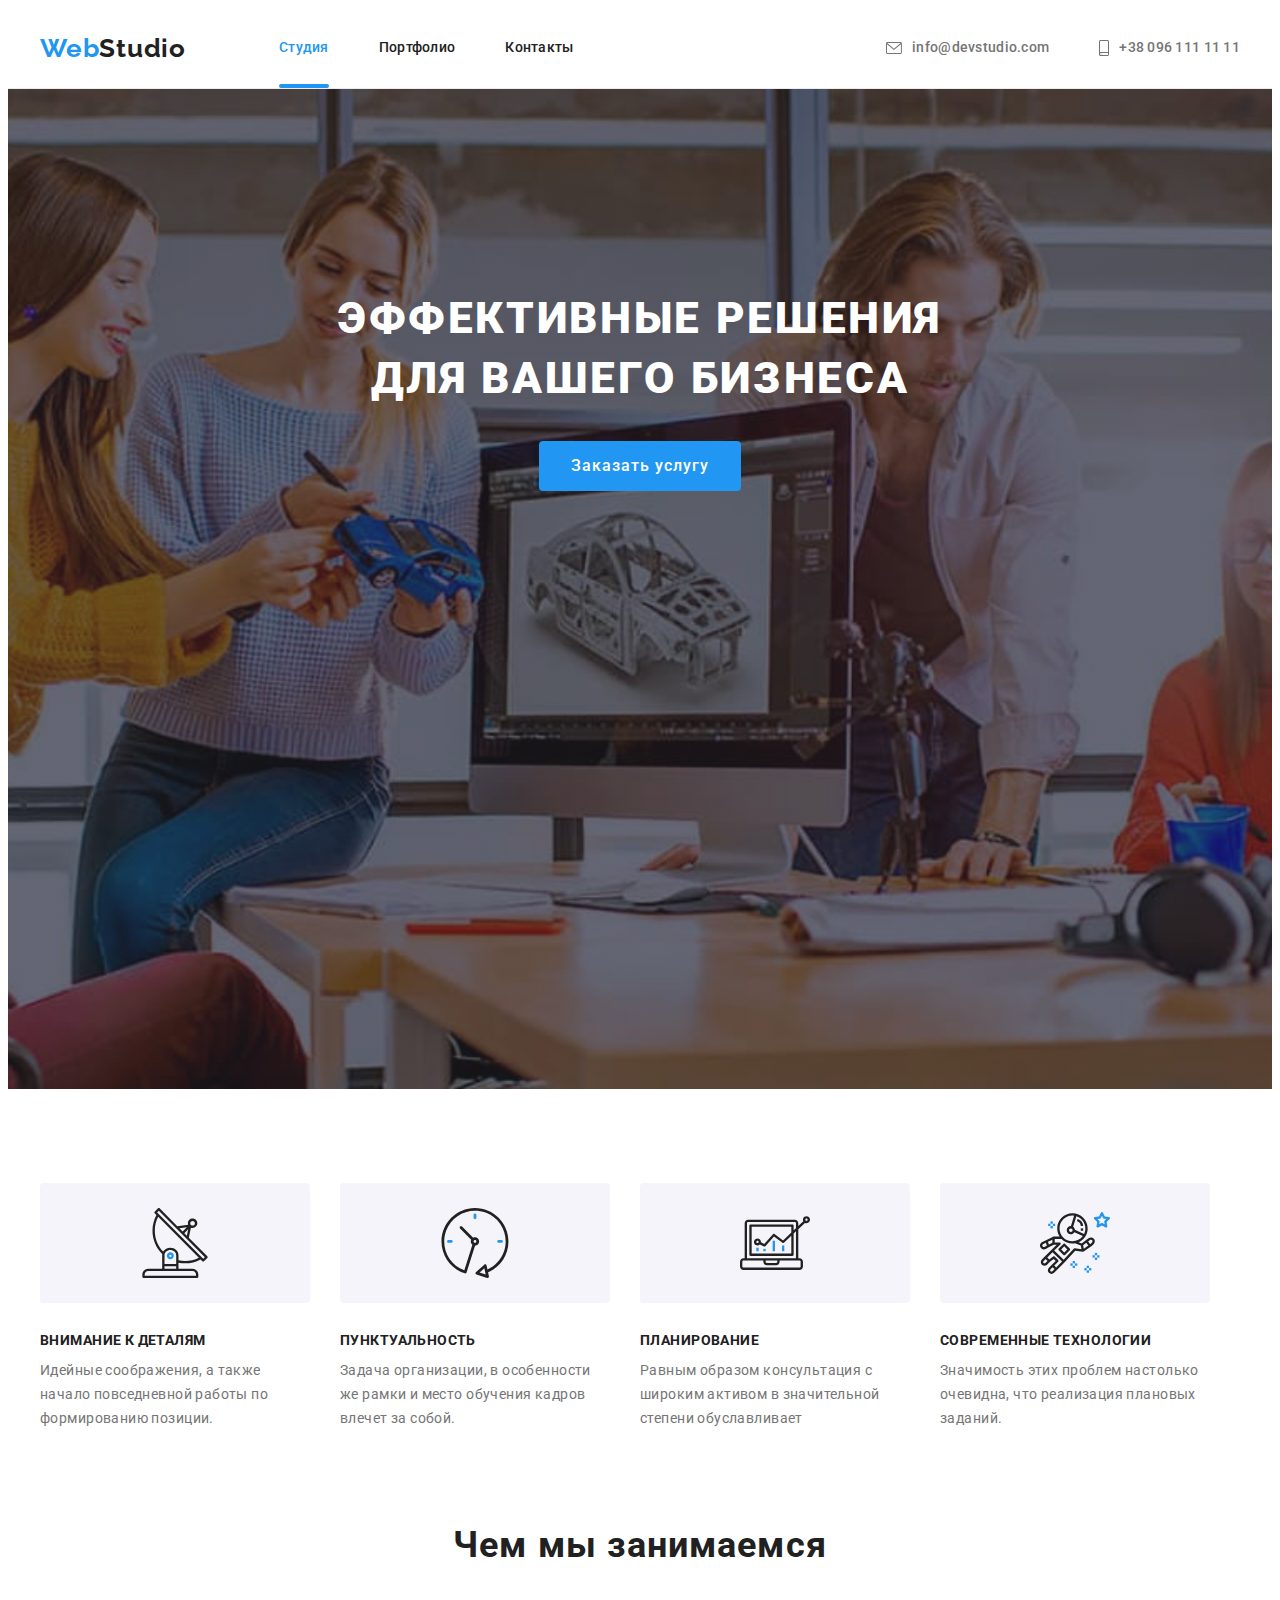
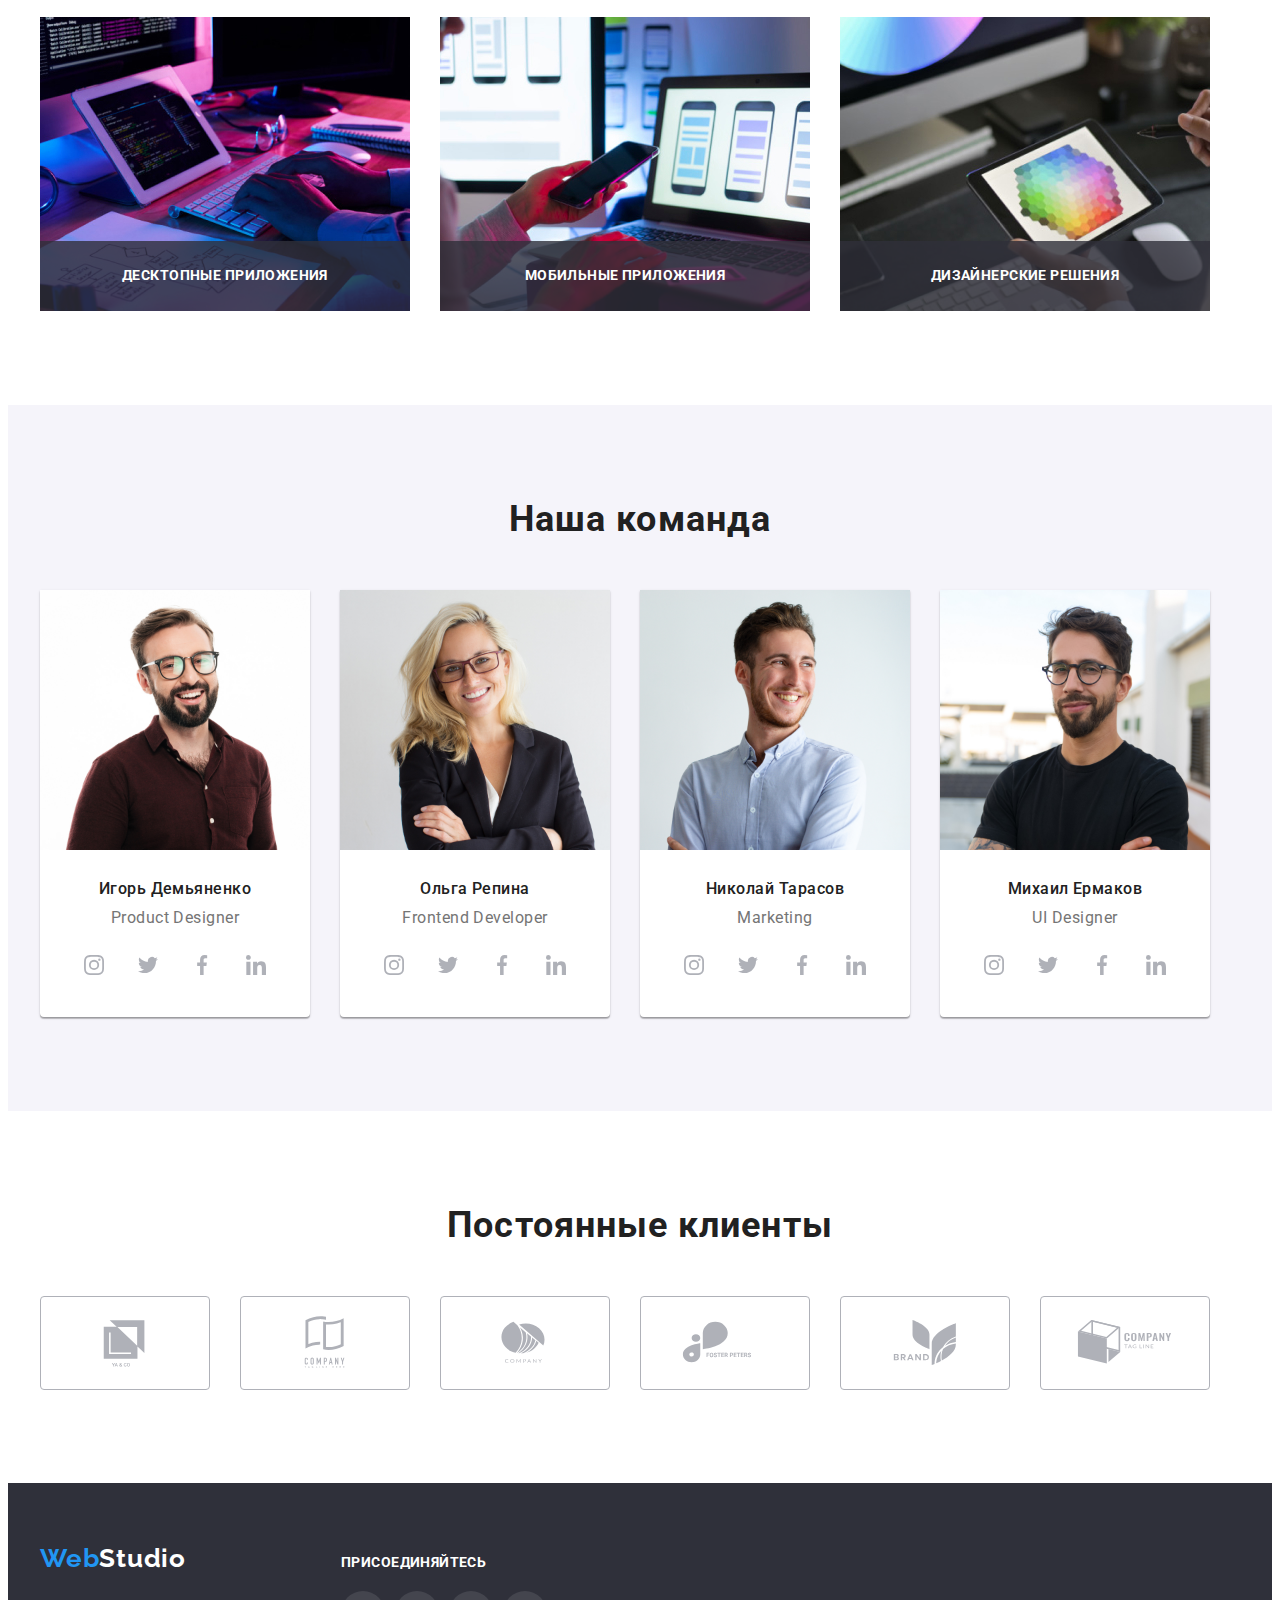
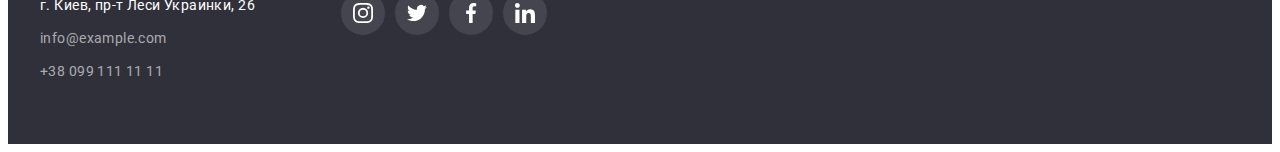
<file: index.html>
<!DOCTYPE html>
<html lang="ru">
  <head>
    <meta charset="UTF-8" />
    <meta http-equiv="X-UA-Compatible" content="IE=edge" />
    <meta name="viewport" content="width=device-width, initial-scale=1.0" />
    <title>WebStudio</title>
    <link rel="preconnect" href="https://fonts.googleapis.com" />
    <link rel="preconnect" href="https://fonts.gstatic.com" crossorigin />
    <link
      href="https://fonts.googleapis.com/css2?family=Roboto:wght@400;500;700;900&family=Raleway:wght@700&display=swap"
      rel="stylesheet"
    />
    <link
      rel="stylesheet"
      href="https://cdnjs.cloudflare.com/ajax/libs/modern-normalize/1.1.0/modern-normalize.min.css"
      integrity="sha512-wpPYUAdjBVSE4KJnH1VR1HeZfpl1ub8YT/NKx4PuQ5NmX2tKuGu6U/JRp5y+Y8XG2tV+wKQpNHVUX03MfMFn9Q=="
      crossorigin="anonymous"
      referrerpolicy="no-referrer"
    />
    <link rel="stylesheet" href="./css/styles.css" />
  </head>
  <body>
    <header class="page-header">
      <div class="container container-header">
        <a lang="en" href="" class="header-logo link"
          ><span class="web">Web</span>Studio</a
        >
        <nav class="header-nav">
          <ul class="header-list list">
            <li class="header-item">
              <a href="./index.html" class="header-link link current active"
                >Студия</a
              >
            </li>
            <li class="header-item">
              <a href="./portfolio.html" class="header-link link">Портфолио</a>
            </li>
            <li class="header-item">
              <a href="" class="header-link link">Контакты</a>
            </li>
          </ul>
        </nav>
        <ul class="header-contacts list">
          <li class="header-item-mailtel">
            <a href="mailto:info@devstudio.com" class="header-mailtel link"
              ><svg class="mailtel-soc-icon" width="16" height="12">
                <use href="./img/icons.svg#icon-envelope"></use>
              </svg>
              info@devstudio.com</a
            >
          </li>
          <li class="header-item-mailtel">
            <a href="tel:+380961111111" class="header-mailtel link">
              <svg class="mailtel-soc-icon" width="10" height="16">
                <use href="./img/icons.svg#icon-smartphone"></use>
              </svg>
              +38 096 111 11 11</a
            >
          </li>
        </ul>
      </div>
    </header>
    <main class="main">
      <section class="hero">
        <div class="container container-hero">
          <h1 class="hero-logo">Эффективные решения для вашего бизнеса</h1>
          <button type="button" class="hero-btn" data-modal-open>
            Заказать услугу
          </button>
        </div>
      </section>
      <section class="benefits">
        <div class="container container-benefits">
          <h2 hidden class="visually-hidden">Достоинства</h2>
          <ul class="benefits-list list">
            <li class="benefits-item">
              <div class="container-benefits-icon">
                <svg class="benefits-icon" width="70" height="70">
                  <use href="./img/icons.svg#icon-antenna"></use>
                </svg>
              </div>
              <h3 class="benefits-hed">Внимание к деталям</h3>
              <p class="benefits-text">
                Идейные соображения, а также начало повседневной работы по
                формированию позиции.
              </p>
            </li>
            <li class="benefits-item">
              <div class="container-benefits-icon">
                <svg class="benefits-icon" width="70" height="70">
                  <use href="./img/icons.svg#icon-clock"></use>
                </svg>
              </div>
              <h3 class="benefits-hed">Пунктуальность</h3>
              <p class="benefits-text">
                Задача организации, в особенности же рамки и место обучения
                кадров влечет за собой.
              </p>
            </li>
            <li class="benefits-item">
              <div class="container-benefits-icon">
                <svg class="benefits-icon" width="70" height="70">
                  <use href="./img/icons.svg#icon-diagram"></use>
                </svg>
              </div>
              <h3 class="benefits-hed">Планирование</h3>
              <p class="benefits-text">
                Равным образом консультация с широким активом в значительной
                степени обуславливает
              </p>
            </li>
            <li class="benefits-item">
              <div class="container-benefits-icon">
                <svg class="benefits-icon" width="70" height="70">
                  <use href="./img/icons.svg#icon-astronaut"></use>
                </svg>
              </div>
              <h3 class="benefits-hed">Современные технологии</h3>
              <p class="benefits-text">
                Значимость этих проблем настолько очевидна, что реализация
                плановых заданий.
              </p>
            </li>
          </ul>
        </div>
      </section>
      <section class="prices">
        <div class="container container-prices">
          <h2 class="prices-tittle">Чем мы занимаемся</h2>
          <ul class="prices-list list">
            <li class="prices-item">
              <img
                src="./img/img1.jpg"
                alt="разработка ПО"
                width="370"
                class="prices-image"
              />
              <h2 class="prices-top-text">Десктопные приложения</h2>
            </li>
            <li class="prices-item">
              <img
                src="./img/img2.jpg"
                alt="тестирование моб. ПО"
                width="370"
                class="prices-image"
              />
              <p class="prices-top-text">Мобильные приложения</p>
            </li>
            <li class="prices-item">
              <img
                src="./img/img3.jpg"
                alt="Подборка палитры цвета"
                width="370"
                class="prices-image"
              />
              <p class="prices-top-text">Дизайнерские решения</p>
            </li>
          </ul>
        </div>
      </section>
      <section class="team">
        <div class="container container-team">
          <h2 class="team-tittle">Наша команда</h2>
          <ul class="team-list list">
            <li class="team-item">
              <img src="./img/img4.jpg" alt="Игорь" width="270" />
              <div class="container-text-team">
                <h3 class="team-participant">Игорь Демьяненко</h3>
                <p title="text" lang="en" class="team-text">Product Designer</p>
                <ul class="participiant-soc list">
                  <li class="participiant-soc-item">
                    <a href="" class="participiant-soc-link link">
                      <svg class="participiant-soc-icon" width="20" height="20">
                        <use href="./img/icons.svg#icon-instagram"></use>
                      </svg>
                    </a>
                  </li>
                  <li class="participiant-soc-item">
                    <a href="" class="participiant-soc-link link">
                      <svg class="participiant-soc-icon" width="20" height="20">
                        <use href="./img/icons.svg#icon-twitter"></use>
                      </svg>
                    </a>
                  </li>
                  <li class="participiant-soc-item">
                    <a href="" class="participiant-soc-link link">
                      <svg class="participiant-soc-icon" width="20" height="20">
                        <use href="./img/icons.svg#icon-facebook"></use>
                      </svg>
                    </a>
                  </li>
                  <li class="participiant-soc-item">
                    <a href="" class="participiant-soc-link link">
                      <svg class="participiant-soc-icon" width="20" height="20">
                        <use href="./img/icons.svg#icon-linkedin"></use>
                      </svg>
                    </a>
                  </li>
                </ul>
              </div>
            </li>
            <li class="team-item">
              <img src="./img/img5.jpg" alt="Ольга" width="270" />
              <div class="container-text-team">
                <h3 class="team-participant">Ольга Репина</h3>
                <p title="text" lang="en" class="team-text">
                  Frontend Developer
                </p>
                <ul class="participiant-soc list">
                  <li class="participiant-soc-item">
                    <a href="" class="participiant-soc-link link">
                      <svg class="participiant-soc-icon" width="20" height="20">
                        <use href="./img/icons.svg#icon-instagram"></use>
                      </svg>
                    </a>
                  </li>
                  <li class="participiant-soc-item">
                    <a href="" class="participiant-soc-link link">
                      <svg class="participiant-soc-icon" width="20" height="20">
                        <use href="./img/icons.svg#icon-twitter"></use>
                      </svg>
                    </a>
                  </li>
                  <li class="participiant-soc-item">
                    <a href="" class="participiant-soc-link link">
                      <svg class="participiant-soc-icon" width="20" height="20">
                        <use href="./img/icons.svg#icon-facebook"></use>
                      </svg>
                    </a>
                  </li>
                  <li class="participiant-soc-item">
                    <a href="" class="participiant-soc-link link">
                      <svg class="participiant-soc-icon" width="20" height="20">
                        <use href="./img/icons.svg#icon-linkedin"></use>
                      </svg>
                    </a>
                  </li>
                </ul>
              </div>
            </li>
            <li class="team-item">
              <img src="./img/img6.jpg" alt="Николай" width="270" />
              <div class="container-text-team">
                <h3 class="team-participant">Николай Тарасов</h3>
                <p title="text" lang="en" class="team-text">Marketing</p>
                <ul class="participiant-soc list">
                  <li class="participiant-soc-item">
                    <a href="" class="participiant-soc-link link">
                      <svg class="participiant-soc-icon" width="20" height="20">
                        <use href="./img/icons.svg#icon-instagram"></use>
                      </svg>
                    </a>
                  </li>
                  <li class="participiant-soc-item">
                    <a href="" class="participiant-soc-link link">
                      <svg class="participiant-soc-icon" width="20" height="20">
                        <use href="./img/icons.svg#icon-twitter"></use>
                      </svg>
                    </a>
                  </li>
                  <li class="participiant-soc-item">
                    <a href="" class="participiant-soc-link link">
                      <svg class="participiant-soc-icon" width="20" height="20">
                        <use href="./img/icons.svg#icon-facebook"></use>
                      </svg>
                    </a>
                  </li>
                  <li class="participiant-soc-item">
                    <a href="" class="participiant-soc-link link">
                      <svg class="participiant-soc-icon" width="20" height="20">
                        <use href="./img/icons.svg#icon-linkedin"></use>
                      </svg>
                    </a>
                  </li>
                </ul>
              </div>
            </li>
            <li class="team-item">
              <img src="./img/img7.jpg" alt="Михаил" width="270" />
              <div class="container-text-team">
                <h3 class="team-participant">Михаил Ермаков</h3>
                <p title="text" lang="en" class="team-text">UI Designer</p>
                <ul class="participiant-soc list">
                  <li class="participiant-soc-item">
                    <a href="" class="participiant-soc-link link">
                      <svg class="participiant-soc-icon" width="20" height="20">
                        <use href="./img/icons.svg#icon-instagram"></use>
                      </svg>
                    </a>
                  </li>
                  <li class="participiant-soc-item">
                    <a href="" class="participiant-soc-link link">
                      <svg class="participiant-soc-icon" width="20" height="20">
                        <use href="./img/icons.svg#icon-twitter"></use>
                      </svg>
                    </a>
                  </li>
                  <li class="participiant-soc-item">
                    <a href="" class="participiant-soc-link link">
                      <svg class="participiant-soc-icon" width="20" height="20">
                        <use href="./img/icons.svg#icon-facebook"></use>
                      </svg>
                    </a>
                  </li>
                  <li class="participiant-soc-item">
                    <a href="" class="participiant-soc-link link">
                      <svg class="participiant-soc-icon" width="20" height="20">
                        <use href="./img/icons.svg#icon-linkedin"></use>
                      </svg>
                    </a>
                  </li>
                </ul>
              </div>
            </li>
          </ul>
        </div>
      </section>
      <section class="customers">
        <div class="container container-customers">
          <h2 class="customers-title">Постоянные клиенты</h2>
          <ul class="customers-list list">
            <li class="customers-item">
              <a href="#" class="customers-link">
                <svg class="customers-icon" width="106" height="60">
                  <use href="./img/icons.svg#icon-yaco"></use>
                </svg>
              </a>
            </li>
            <li class="customers-item">
              <a href="#" class="customers-link">
                <svg class="customers-icon" width="106" height="60">
                  <use href="./img/icons.svg#icon-tagline-here"></use>
                </svg>
              </a>
            </li>
            <li class="customers-item">
              <a href="#" class="customers-link">
                <svg class="customers-icon" width="106" height="60">
                  <use href="./img/icons.svg#icon-company"></use>
                </svg>
              </a>
            </li>
            <li class="customers-item">
              <a href="#" class="customers-link">
                <svg class="customers-icon" width="106" height="60">
                  <use href="./img/icons.svg#icon-foster-peters"></use>
                </svg>
              </a>
            </li>
            <li class="customers-item">
              <a href="#" class="customers-link">
                <svg class="customers-icon" width="106" height="60">
                  <use href="./img/icons.svg#icon-brand"></use>
                </svg>
              </a>
            </li>
            <li class="customers-item">
              <a href="#" class="customers-link">
                <svg class="customers-icon" width="106" height="60">
                  <use href="./img/icons.svg#icon-company-tag-line"></use>
                </svg>
              </a>
            </li>
          </ul>
        </div>
      </section>
    </main>
    <footer class="footer">
      <div class="container container-footer">
        <div class="footer-adress-block">
          <a href="#" class="footer-logo link"
            ><span class="web-f">Web</span>Studio</a
          >
          <address class="adress">
            <ul class="adress-list list">
              <li class="adress-item-one">
                <a
                  href="https://goo.gl/maps/7hDz9HY57iAQ3fco6"
                  class="adress-link-one link"
                  >г. Киев, пр-т Леси Украинки, 26</a
                >
              </li>
              <li class="adress-item">
                <a href="mailto:info@example.com" class="adress-link link"
                  >info@example.com</a
                >
              </li>
              <li class="adress-item">
                <a href="tel:+380991111111" class="adress-link link"
                  >+38 099 111 11 11</a
                >
              </li>
            </ul>
          </address>
        </div>

        <div class="footer-soclinks-block">
          <p class="footer-soc">присоединяйтесь</p>
          <ul class="footer-soc-list list">
            <li class="participiant-soc-item">
              <a href="#" class="footer-soc-link link">
                <svg class="footer-soc-icon" width="20" height="20">
                  <use href="./img/icons.svg#icon-instagram"></use>
                </svg>
              </a>
            </li>
            <li class="participiant-soc-item">
              <a href="#" class="footer-soc-link link">
                <svg class="footer-soc-icon" width="20" height="20">
                  <use href="./img/icons.svg#icon-twitter"></use>
                </svg>
              </a>
            </li>
            <li class="participiant-soc-item">
              <a href="#" class="footer-soc-link link">
                <svg class="footer-soc-icon" width="20" height="20">
                  <use href="./img/icons.svg#icon-facebook"></use>
                </svg>
              </a>
            </li>
            <li class="participiant-soc-item">
              <a href="#" class="footer-soc-link link">
                <svg class="footer-soc-icon" width="20" height="20">
                  <use href="./img/icons.svg#icon-linkedin"></use>
                </svg>
              </a>
            </li>
          </ul>
        </div>
      </div>
    </footer>
    <div class="backdrop is-hidden" data-modal>
      <div class="modal">
        <button type="button" class="button-close" data-modal-close>
          <svg class="icon icon-close" width="18" height="18">
            <use xlink:href="./img/icons.svg#icon-close"></use>
          </svg>
        </button>
      </div>
    </div>
    <script src="./js/modal.js"></script>
  </body>
</html>
</file>
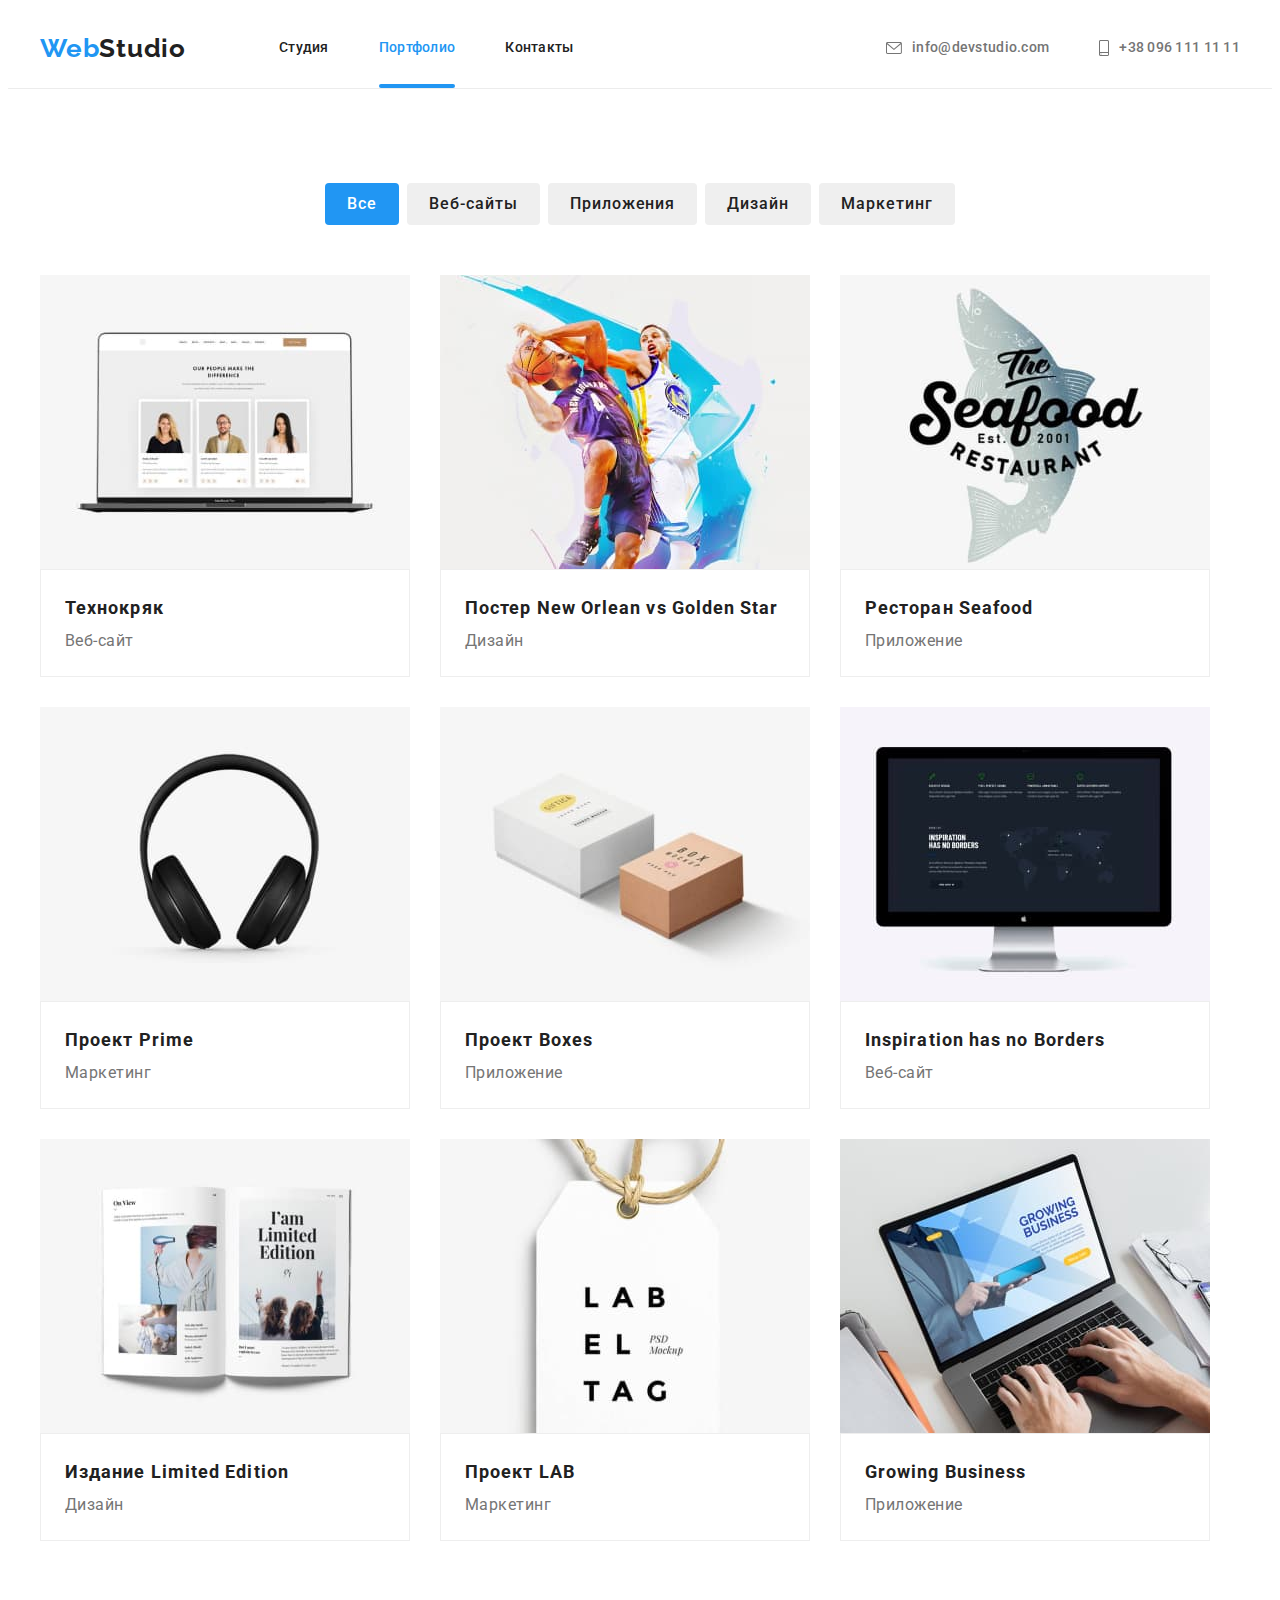
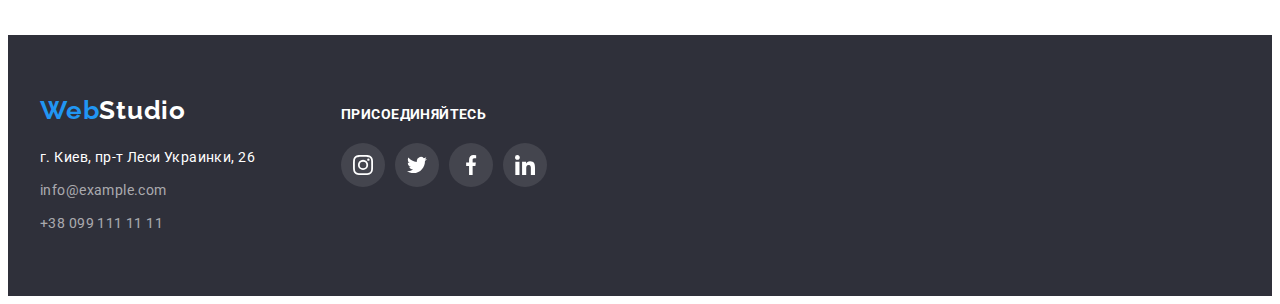
<file: portfolio.html>
<!DOCTYPE html>
<html lang="ru">
  <head>
    <meta charset="UTF-8" />
    <meta http-equiv="X-UA-Compatible" content="IE=edge" />
    <meta name="viewport" content="width=device-width, initial-scale=1.0" />
    <title>Portfolio</title>
    <link rel="preconnect" href="https://fonts.googleapis.com" />
    <link rel="preconnect" href="https://fonts.gstatic.com" crossorigin />
    <link
      href="https://fonts.googleapis.com/css2?family=Roboto:wght@400;500;700;900&family=Raleway:wght@700&display=swap"
      rel="stylesheet"
    />
    <link
      rel="stylesheet"
      href="https://cdnjs.cloudflare.com/ajax/libs/modern-normalize/1.1.0/modern-normalize.min.css"
      integrity="sha512-wpPYUAdjBVSE4KJnH1VR1HeZfpl1ub8YT/NKx4PuQ5NmX2tKuGu6U/JRp5y+Y8XG2tV+wKQpNHVUX03MfMFn9Q=="
      crossorigin="anonymous"
      referrerpolicy="no-referrer"
    />
    <link rel="stylesheet" href="./css/styles.css" />
  </head>
  <body>
    <header class="page-header">
      <div class="container container-header">
        <a lang="en" href="" class="header-logo link"
          ><span class="web">Web</span>Studio</a
        >
        <nav class="header-nav">
          <ul class="header-list list">
            <li class="header-item">
              <a href="./index.html" class="header-link link">Студия</a>
            </li>
            <li class="header-item">
              <a href="./portfolio.html" class="header-link link current active"
                >Портфолио</a
              >
            </li>
            <li class="header-item">
              <a href="" class="header-link link">Контакты</a>
            </li>
          </ul>
        </nav>
        <ul class="header-contacts list">
          <li class="header-item-mailtel">
            <a href="mailto:info@devstudio.com" class="header-mailtel link"
              ><svg class="mailtel-soc-icon" width="16" height="12">
                <use href="./img/icons.svg#icon-envelope"></use>
              </svg>
              info@devstudio.com</a
            >
          </li>
          <li class="header-item-mailtel">
            <a href="tel:+380961111111" class="header-mailtel link">
              <svg class="mailtel-soc-icon" width="10" height="16">
                <use href="./img/icons.svg#icon-smartphone"></use>
              </svg>
              +38 096 111 11 11</a
            >
          </li>
        </ul>
      </div>
    </header>
    <main>
      <section class="features">
        <div class="container container-features">
          <h1 class="visually-hidden">Наполнение портфолио</h1>
          <ul class="portfolio-list list">
            <li class="item-button">
              <button type="button" class="btn-portfolio-wse">Все</button>
            </li>
            <li class="item-button">
              <button type="button" class="btn-portfolio">Веб-сайты</button>
            </li>
            <li class="item-button">
              <button type="button" class="btn-portfolio">Приложения</button>
            </li>
            <li class="item-button">
              <button type="button" class="btn-portfolio">Дизайн</button>
            </li>
            <li class="item-button">
              <button type="button" class="btn-portfolio">Маркетинг</button>
            </li>
          </ul>
          <ul class="portfolio-list-item list">
            <li class="portfolio-item">
              <a href="notebook" class="portfolio-link link">
                <div class="portfolio-top-wrap">
                  <img src="./img/portfolio1.jpg" alt="Ноутбук" width="370" />
                  <p class="portfolio-top-text">
                    Ресурс предлагает комплексные предложения с разным уровнем
                    функционала и сервисов. Все это позволит посетителю получить
                    исчерпывающие сведения о компании или частном лице.
                  </p>
                </div>

                <div class="portfolio-item-container">
                  <h2 class="portfolio-desc">Технокряк</h2>
                  <p title="text" class="portfolio-text">Веб-сайт</p>
                </div>
              </a>
            </li>
            <li class="portfolio-item">
              <a href="notebook" class="portfolio-link link">
                <div class="portfolio-top-wrap">
                  <img
                    src="./img/portfolio2.jpg"
                    alt="Гравці з м'ячем"
                    width="370"
                  />
                  <p class="portfolio-top-text">
                    Ресурс предлагает комплексные предложения с разным уровнем
                    функционала и сервисов. Все это позволит посетителю получить
                    исчерпывающие сведения о компании или частном лице.
                  </p>
                </div>
                <div class="portfolio-item-container">
                  <h2 class="portfolio-desc">
                    Постер <span lang="en">New Orlean vs Golden Star</span>
                  </h2>
                  <p title="text" class="portfolio-text">Дизайн</p>
                </div>
              </a>
            </li>
            <li class="portfolio-item">
              <a href="notebook" class="portfolio-link link">
                <div class="portfolio-top-wrap">
                  <img
                    src="./img/portfolio3.jpg"
                    alt="логотип риби"
                    width="370"
                  />
                  <p class="portfolio-top-text">
                    Ресурс предлагает комплексные предложения с разным уровнем
                    функционала и сервисов. Все это позволит посетителю получить
                    исчерпывающие сведения о компании или частном лице.
                  </p>
                </div>
                <div class="portfolio-item-container">
                  <h2 class="portfolio-desc">
                    Ресторан <span lang="en">Seafood</span>
                  </h2>
                  <p title="text" class="portfolio-text">Приложение</p>
                </div>
              </a>
            </li>
            <li class="portfolio-item">
              <a href="notebook" class="portfolio-link link">
                <div class="portfolio-top-wrap">
                  <img src="./img/portfolio4.jpg" alt="навушники" width="370" />
                  <p class="portfolio-top-text">
                    Ресурс предлагает комплексные предложения с разным уровнем
                    функционала и сервисов. Все это позволит посетителю получить
                    исчерпывающие сведения о компании или частном лице.
                  </p>
                </div>
                <div class="portfolio-item-container">
                  <h2 class="portfolio-desc">
                    Проект <span lang="en">Prime</span>
                  </h2>
                  <p title="text" class="portfolio-text">Маркетинг</p>
                </div>
              </a>
            </li>
            <li class="portfolio-item">
              <a href="notebook" class="portfolio-link link">
                <div class="portfolio-top-wrap">
                  <img src="./img/portfolio5.jpg" alt="ящики" width="370" />
                  <p class="portfolio-top-text">
                    Ресурс предлагает комплексные предложения с разным уровнем
                    функционала и сервисов. Все это позволит посетителю получить
                    исчерпывающие сведения о компании или частном лице.
                  </p>
                </div>
                <div class="portfolio-item-container">
                  <h2 class="portfolio-desc">
                    Проект <span lang="en">Boxes</span>
                  </h2>
                  <p title="text" class="portfolio-text">Приложение</p>
                </div>
              </a>
            </li>
            <li class="portfolio-item">
              <a href="notebook" class="portfolio-link link">
                <div class="portfolio-top-wrap">
                  <img src="./img/portfolio6.jpg" alt="монітор" width="370" />
                  <p class="portfolio-top-text">
                    Ресурс предлагает комплексные предложения с разным уровнем
                    функционала и сервисов. Все это позволит посетителю получить
                    исчерпывающие сведения о компании или частном лице.
                  </p>
                </div>
                <div class="portfolio-item-container">
                  <h2 lang="en" class="portfolio-desc">
                    Inspiration has no Borders
                  </h2>
                  <p title="text" class="portfolio-text">Веб-сайт</p>
                </div>
              </a>
            </li>
            <li class="portfolio-item">
              <a href="notebook" class="portfolio-link link">
                <div class="portfolio-top-wrap">
                  <img src="./img/portfolio7.jpg" alt="книга" width="370" />
                  <p class="portfolio-top-text">
                    Ресурс предлагает комплексные предложения с разным уровнем
                    функционала и сервисов. Все это позволит посетителю получить
                    исчерпывающие сведения о компании или частном лице.
                  </p>
                </div>
                <div class="portfolio-item-container">
                  <h2 class="portfolio-desc">
                    Издание <span lang="en">Limited Edition</span>
                  </h2>
                  <p title="text" class="portfolio-text">Дизайн</p>
                </div>
              </a>
            </li>
            <li class="portfolio-item">
              <a href="notebook" class="portfolio-link link">
                <div class="portfolio-top-wrap">
                  <img src="./img/portfolio8.jpg" alt="стікер" width="370" />
                  <p class="portfolio-top-text">
                    Ресурс предлагает комплексные предложения с разным уровнем
                    функционала и сервисов. Все это позволит посетителю получить
                    исчерпывающие сведения о компании или частном лице.
                  </p>
                </div>
                <div class="portfolio-item-container">
                  <h2 class="portfolio-desc">
                    Проект <span lang="en">LAB</span>
                  </h2>
                  <p title="text" class="portfolio-text">Маркетинг</p>
                </div>
              </a>
            </li>
            <li class="portfolio-item">
              <a href="notebook" class="portfolio-link link">
                <div class="portfolio-top-wrap">
                  <img
                    src="./img/portfolio9.jpg"
                    alt="руки на ноутбуці"
                    width="370"
                  />
                  <p class="portfolio-top-text">
                    Ресурс предлагает комплексные предложения с разным уровнем
                    функционала и сервисов. Все это позволит посетителю получить
                    исчерпывающие сведения о компании или частном лице.
                  </p>
                </div>
                <div class="portfolio-item-container">
                  <h2 lang="en" class="portfolio-desc">Growing Business</h2>
                  <p title="text" class="portfolio-text">Приложение</p>
                </div>
              </a>
            </li>
          </ul>
        </div>
      </section>
    </main>
    <footer class="footer">
      <div class="container container-footer">
        <div class="footer-adress-block">
          <a href="" class="footer-logo link"
            ><span class="web-f">Web</span>Studio</a
          >
          <address class="adress">
            <ul class="adress-list list">
              <li class="adress-item-one">
                <a
                  href="https://goo.gl/maps/7hDz9HY57iAQ3fco6"
                  class="adress-link-one link"
                  >г. Киев, пр-т Леси Украинки, 26</a
                >
              </li>
              <li class="adress-item">
                <a href="mailto:info@example.com" class="adress-link link"
                  >info@example.com</a
                >
              </li>
              <li class="adress-item">
                <a href="tel:+380991111111" class="adress-link link"
                  >+38 099 111 11 11</a
                >
              </li>
            </ul>
          </address>
        </div>

        <div class="footer-soclinks-block">
          <p class="footer-soc">присоединяйтесь</p>
          <ul class="footer-soc-list list">
            <li class="participiant-soc-item">
              <a href="" class="footer-soc-link link">
                <svg class="footer-soc-icon" width="20" height="20">
                  <use href="./img/icons.svg#icon-instagram"></use>
                </svg>
              </a>
            </li>
            <li class="participiant-soc-item">
              <a href="" class="footer-soc-link link">
                <svg class="footer-soc-icon" width="20" height="20">
                  <use href="./img/icons.svg#icon-twitter"></use>
                </svg>
              </a>
            </li>
            <li class="participiant-soc-item">
              <a href="" class="footer-soc-link link">
                <svg class="footer-soc-icon" width="20" height="20">
                  <use href="./img/icons.svg#icon-facebook"></use>
                </svg>
              </a>
            </li>
            <li class="participiant-soc-item">
              <a href="" class="footer-soc-link link">
                <svg class="footer-soc-icon" width="20" height="20">
                  <use href="./img/icons.svg#icon-linkedin"></use>
                </svg>
              </a>
            </li>
          </ul>
        </div>
      </div>
    </footer>
  </body>
</html>
</file>
<file: css/styles.css>
:root {
  --first-color: #212121;
  --second-color: #ffffff;
  --third-color: #2196f3;
  --fourth-color: #000000;
  --fifth-color: #757575;
  --sixth-color: #2f303a;
  --seventh-color: #f5f4fa;
  --hero-button-color: #188ce8;
  --soc-icon-color: #afb1b8;
  --soc-icon-color-focushover: #ffffff;
  --soc-icon-bg-focushover: #2196f3;
}

p,
h1,
h2,
h3,
h4,
h5,
h6 {
  margin: 0;
}

ul,
ol {
  margin: 0;
  margin-left: 0;
  padding: 0;
}

.header-item.current {
  color: var(--third-color);
}

body {
  font-family: "Roboto", sans-serif;
  color: var(--first-color);
  background-color: var(--second-color);
}

img {
  display: block;
  max-width: 100%;
  height: auto;
}

.link {
  text-decoration: none;
}

.container {
  width: 1200px;
  margin-left: auto;
  margin-right: auto;
  padding-left: 15px;
  padding-right: 15px;
  /*outline: 2px solid red;*/
}

/*----header----*/

.container-header {
  align-items: center;
}

.page-header {
  border-bottom: 1px solid #ececec;
}

.page-header > .container-header {
  display: flex;
}

.header-list {
  display: flex;
}

.header-item:not(:last-child) {
  margin-right: 50px;
}

.header-contacts {
  margin-left: auto;
  display: flex;
  gap: 50px;
}

.header-link,
.header-mailtel {
  padding-top: 32px;
  padding-bottom: 32px;
  display: block;
}

.mailtel-soc-icon {
  fill: currentColor;
  margin-right: 10px;
}

/*
.header-item-mailtel:not(:last-child) {
  margin-right: 50px;
}
*/

/*
.header-item-mailtel {margin-left: 50px;}
*/

.header-logo {
  font-family: "Raleway";
  font-weight: 700;
  font-size: 26px;
  line-height: 1.19;
  letter-spacing: 0.03em;
  color: var(--first-color);
  margin-right: 93px;
  padding-top: 24px;
  padding-bottom: 24px;
  display: block;
  transition: color 250ms cubic-bezier(0.4, 0, 0.2, 1);
}

.header-logo:hover,
.header-logo:focus,
.web {
  color: var(--third-color);
}

.header-link {
  font-weight: 500;
  font-size: 14px;
  line-height: 1.14;
  letter-spacing: 0.02em;
  color: var(--first-color);
  transition: color 250ms cubic-bezier(0.4, 0, 0.2, 1);
}

.header-link:hover,
.header-link:focus {
  color: var(--third-color);
}

.list {
  list-style: none;
}

.current {
  color: var(--third-color);
}

.active {
  position: relative;
}

.active::after {
  position: absolute;
  content: "";
  width: 100%;
  height: 4px;
  border-radius: 2px;
  background-color: var(--soc-icon-bg-focushover);
  bottom: 0;
  left: 0;
}

.header-mailtel {
  display: flex;
  font-weight: 500;
  align-items: center;
  font-size: 14px;
  line-height: 1.14;
  letter-spacing: 0.02em;
  color: var(--fifth-color);
  transition: color 250ms cubic-bezier(0.4, 0, 0.2, 1);
}

.header-mailtel:hover,
.header-mailtel:focus {
  color: var(--third-color);
}

/*---hero---*/

.hero {
  background-color: var(--sixth-color);
  padding-top: 200px;
  padding-bottom: 200px;
  max-width: 1600px;
  height: 600px;
  margin-right: auto;
  margin-left: auto;
  background-image: linear-gradient(
      to right,
      rgba(47, 48, 58, 0.4),
      rgba(47, 48, 58, 0.4)
    ),
    url(../img/img-hero.jpg);
  background-repeat: no-repeat;
  background-size: cover;
  background-position: center;
}

.hero-logo {
  font-weight: 900;
  font-size: 44px;
  line-height: 1.36;
  letter-spacing: 0.06em;
  text-transform: uppercase;
  color: var(--second-color);
  text-align: center;
  max-width: 696px;
  margin: auto;
}

.hero-btn {
  padding: 10px 32px 10px 32px;
  margin: 32px auto 0;
  font-family: "Roboto";
  font-weight: 500;
  font-size: 16px;
  line-height: 1.87;
  display: flex;
  letter-spacing: 0.06em;
  border: 0;
  border-radius: 4px;
  color: var(--second-color);
  background-color: var(--third-color);
  cursor: pointer;
  transition: background-color 250ms cubic-bezier(0.4, 0, 0.2, 1);
}

.hero-btn:hover,
.hero-btn:focus {
  background-color: var(--hero-button-color);
  color: var(--second-color);
}

/*--benefits--*/

.container-benefits-icon {
  display: flex;
  width: 270px;
  height: 120px;
  border-radius: 4px;
  background-color: #f5f4fa;
  justify-content: center;
  align-items: center;
}

.visually-hidden {
  position: absolute;
  white-space: nowrap;
  width: 1px;
  height: 1px;
  overflow: hidden;
  border: 0;
  padding: 0;
  clip: rect(0 0 0 0);
  clip-path: inset(50%);
  margin: -1px;
}

.benefits-hed {
  margin-top: 30px;
  font-weight: 700;
  font-size: 14px;
  line-height: 1.14;
  letter-spacing: 0.03em;
  text-transform: uppercase;
  color: var(--first-color);
}

.benefits-text {
  font-size: 14px;
  line-height: 1.71;
  letter-spacing: 0.03em;
  color: var(--fifth-color);
  margin-top: 10px;
}

.benefits-item {
  max-width: 270px;
}

.benefits-item:not(:last-child) {
  margin-right: 30px;
}

.benefits-list {
  display: flex;
}

.benefits {
  padding-top: 94px;
  padding-bottom: 94px;
}

/*---prices---*/

.prices-tittle {
  font-weight: 700;
  font-size: 36px;
  line-height: 1.16;
  letter-spacing: 0.03em;
  color: var(--first-color);
  text-align: center;
  margin-bottom: 50px;
}

.prices-list {
  display: flex;
  gap: 30px;
}

.prices {
  padding-bottom: 94px;
}

.prices-item {
  position: relative;
}

.prices-top-text {
  display: flex;
  justify-content: center;
  align-items: center;
  position: absolute;
  bottom: 0;
  width: 100%;
  height: 70px;
  font-weight: 700;
  font-size: 14px;
  line-height: 1.14;
  text-align: center;
  letter-spacing: 0.03em;
  text-transform: uppercase;
  color: var(--second-color);
  background: rgba(47, 48, 58, 0.8);
}

/*----team----*/

.team {
  background-color: var(--seventh-color);
  padding-top: 94px;
  padding-bottom: 94px;
}

.team-item {
  background-color: var(--second-color);
  border-radius: 0px 0px 4px 4px;
  text-align: center;
  box-shadow: 0px 2px 1px rgba(0, 0, 0, 0.2), 0px 1px 1px rgba(0, 0, 0, 0.14),
    0px 1px 3px rgba(0, 0, 0, 0.12);
}

.team-tittle {
  font-weight: 700;
  font-size: 36px;
  line-height: 1.16;
  letter-spacing: 0.03em;
  color: var(--first-color);
  text-align: center;
  margin-bottom: 50px;
}

.team-participant {
  font-weight: 500;
  font-size: 16px;
  line-height: 1.18;
  letter-spacing: 0.03em;
  color: var(--first-color);
  margin-bottom: 10px;
}

.participiant-soc-link {
  width: 44px;
  height: 44px;
  border-radius: 50%;
  display: flex;
  align-items: center;
  justify-content: center;
  transition: background-color 250ms cubic-bezier(0.4, 0, 0.2, 1);
}

.participiant-soc-icon {
  fill: var(--soc-icon-color);
  transition: fill 250ms cubic-bezier(0.4, 0, 0.2, 1);
}

.participiant-soc-link:hover,
.participiant-soc-link:focus {
  background-color: var(--soc-icon-bg-focushover);
}

.participiant-soc-link:hover .participiant-soc-icon,
.participiant-soc-link:focus .participiant-soc-icon {
  fill: var(--soc-icon-color-focushover);
}

.participiant-soc {
  display: flex;
  justify-content: center;
  gap: 10px;
}

.team-text {
  line-height: 1.18;
  letter-spacing: 0.03em;
  color: var(--fifth-color);
  margin-bottom: 15px;
}

.container-text-team {
  padding-top: 30px;
  padding-bottom: 30px;
}

.team-list {
  display: flex;
  gap: 30px;
}

/*customers*/

.customers {
  padding-top: 94px;
  padding-bottom: 94px;
}

.customers-title {
  font-weight: 700;
  font-size: 36px;
  line-height: 1.16;
  text-align: center;
  letter-spacing: 0.03em;
  margin-bottom: 50px;
}

.customers-list {
  display: flex;
  gap: 30px;
}

.customers-item {
  display: flex;
  justify-content: center;
  align-items: center;
  width: 170px;
  height: 92px;
}

.customers-link {
  border: 1px solid var(--soc-icon-color);
  border-radius: 4px;
  display: flex;
  justify-content: center;
  align-items: center;
  width: 100%;
  height: 100%;
  transition: border-color 250ms cubic-bezier(0.4, 0, 0.2, 1);
}

.customers-icon {
  fill: var(--soc-icon-color);
  transition: fill 250ms cubic-bezier(0.4, 0, 0.2, 1);
}

.customers-link:hover,
.customers-link:focus {
  border-color: var(--soc-icon-bg-focushover);
}

.customers-link:hover .customers-icon,
.customers-link:focus .customers-icon {
  fill: var(--soc-icon-bg-focushover);
}

/*---footer---*/

.container-footer {
  display: flex;
  align-items: baseline;
  gap: 70px;
}

.footer-logo {
  font-family: "Raleway";
  font-style: normal;
  font-weight: 700;
  font-size: 26px;
  line-height: 1.19;
  letter-spacing: 0.03em;
  color: var(--second-color);
  transition: color 250ms cubic-bezier(0.4, 0, 0.2, 1);
}

.footer-logo:hover,
.footer-logo:focus,
.web-f {
  color: var(--third-color);
}

.footer {
  background-color: var(--sixth-color);
  padding-top: 60px;
  padding-bottom: 60px;
  margin-right: auto;
  margin-left: auto;
}

.footer-adress-block {
  width: 231px;
}

/*footer soc*/
.footer-soc {
  font-weight: 700;
  font-size: 14px;
  line-height: 1.14;
  letter-spacing: 0.03em;
  text-transform: uppercase;
  color: var(--second-color);
  margin-bottom: 20px;
}

.footer-soc-link {
  width: 44px;
  height: 44px;
  background: rgba(255, 255, 255, 0.1);
  border-radius: 50%;
  display: flex;
  align-items: center;
  justify-content: center;
  transition: background-color 250ms cubic-bezier(0.4, 0, 0.2, 1);
}

.footer-soc-icon {
  fill: var(--second-color);
}

.footer-soc-link:hover,
.footer-soc-link:focus {
  background-color: var(--soc-icon-bg-focushover);
}

.footer-soc-link:hover .footer-soc-icon,
.footer-soc-link:focus .footer-soc-icon {
  fill: var(--soc-icon-color-focushover);
}

.footer-soc-list {
  display: flex;
  gap: 10px;
}

.adress {
  font-style: normal;
  margin-top: 20px;
}

.adress-link-one {
  font-size: 14px;
  line-height: 1.71;
  letter-spacing: 0.03em;
  color: var(--second-color);
  transition: color 250ms cubic-bezier(0.4, 0, 0.2, 1);
}

.adress-link-one:hover,
.adress-link-one:focus {
  color: var(--third-color);
}

.adress-link {
  font-size: 14px;
  line-height: 1.71;
  letter-spacing: 0.03em;
  color: rgba(255, 255, 255, 0.6);
  transition: color 250ms cubic-bezier(0.4, 0, 0.2, 1);
}

.adress-link:hover,
.adress-link:focus {
  color: var(--third-color);
}

.adress-item {
  margin-top: 9px;
}

/*---portfolio---*/

.features {
  padding-top: 94px;
  padding-bottom: 94px;
}

.btn-portfolio-wse {
  font-family: inherit;
  font-weight: 500;
  font-size: 16px;
  line-height: 1.87;
  display: flex;
  letter-spacing: 0.06em;
  border: 0;
  border-radius: 4px;
  color: var(--second-color);
  background-color: var(--third-color);
  cursor: pointer;
  padding: 6px 22px;
  transition: background-color 250ms cubic-bezier(0.4, 0, 0.2, 1),
    box-shadow 250ms cubic-bezier(0.4, 0, 0.2, 1);
}

.btn-portfolio-wse:hover,
.btn-portfolio-wse:focus {
  background-color: var(--third-color);
  color: var(--second-color);
  box-shadow: 0px 3px 1px rgba(0, 0, 0, 0.1), 0px 1px 2px rgba(0, 0, 0, 0.08),
    0px 2px 2px rgba(0, 0, 0, 0.12);
}

.btn-portfolio {
  font-family: inherit;
  font-weight: 500;
  font-size: 16px;
  line-height: 1.87;
  display: flex;
  letter-spacing: 0.06em;
  border: 0;
  border-radius: 4px;
  color: var(--first-color);
  cursor: pointer;
  padding: 6px 22px;
  transition: background-color 250ms cubic-bezier(0.4, 0, 0.2, 1),
    color 250ms cubic-bezier(0.4, 0, 0.2, 1),
    box-shadow 250ms cubic-bezier(0.4, 0, 0.2, 1);
}

.btn-portfolio:hover,
.btn-portfolio:focus {
  background-color: var(--third-color);
  color: var(--second-color);
  box-shadow: 0px 3px 1px rgba(0, 0, 0, 0.1), 0px 1px 2px rgba(0, 0, 0, 0.08),
    0px 2px 2px rgba(0, 0, 0, 0.12);
}

.portfolio-desc {
  font-weight: 700;
  font-size: 18px;
  line-height: 2;
  letter-spacing: 0.06em;
  color: var(--first-color);
}

.portfolio-text {
  font-size: 16px;
  line-height: 1.88;
  letter-spacing: 0.03em;
  color: var(--fifth-color);
}

.portfolio-list {
  margin-bottom: 50px;
  display: flex;
  justify-content: center;
}

.portfolio-list-item {
  display: flex;
  flex-wrap: wrap;
  gap: 30px;
}

.item-button:not(:last-child) {
  margin-right: 8px;
}

.portfolio-item-container {
  padding: 20px 24px;
  border: 1px solid #eeeeee;
}

.portfolio-link {
  display: block;
  transition: box-shadow 250ms cubic-bezier(0.4, 0, 0.2, 1);
}

.portfolio-link:hover,
.portfolio-link:focus {
  box-shadow: 0px 4px 4px rgba(0, 0, 0, 0.25);
}

.portfolio-link:hover .portfolio-top-text,
.portfolio-link:focus .portfolio-top-text {
  transform: translateY(0%);
}

.portfolio-top-wrap {
  position: relative;
  overflow: hidden;
}

.portfolio-top-text {
  position: absolute;
  top: 0;
  left: 0;
  height: 100%;
  font-size: 18px;
  line-height: 1.55;
  letter-spacing: 0.03em;
  color: var(--second-color);
  padding: 63px 24px 0 24px;
  background-color: rgba(33, 150, 243, 0.9);
  transform: translateY(101%);
  transition: transform 250ms cubic-bezier(0.4, 0, 0.2, 1);
  overflow: auto;
}

.backdrop {
  position: fixed;
  top: 0;
  width: 100vw;
  height: 100vh;
  background-color: rgba(0, 0, 0, 0.2);
  transition: opacity 250ms cubic-bezier(0.4, 0, 0.2, 1),
    visibility 250ms cubic-bezier(0.4, 0, 0.2, 1);
}

.backdrop.is-hidden .modal {
  transform: translate(-50%, -50%) scale(0) rotate(360deg);
}

.modal {
  border-radius: 4px;
  background-color: #ffffff;
  width: 528px;
  min-height: 581px;
  position: absolute;
  top: 50%;
  left: 50%;
  transform: translate(-50%, -50%) scale(1) rotate(0);
  transition: transform 250ms cubic-bezier(0.4, 0, 0.2, 1);
}

.button-close {
  cursor: pointer;
  position: absolute;
  right: 8px;
  top: 8px;
  width: 30px;
  height: 30px;
  display: flex;
  align-items: center;
  border-radius: 50px;
  border: 1px solid rgba(0, 0, 0, 0.1);
  background-color: transparent;
}

.is-hidden {
  opacity: 0;
  visibility: hidden;
  pointer-events: none;
}
</file>
